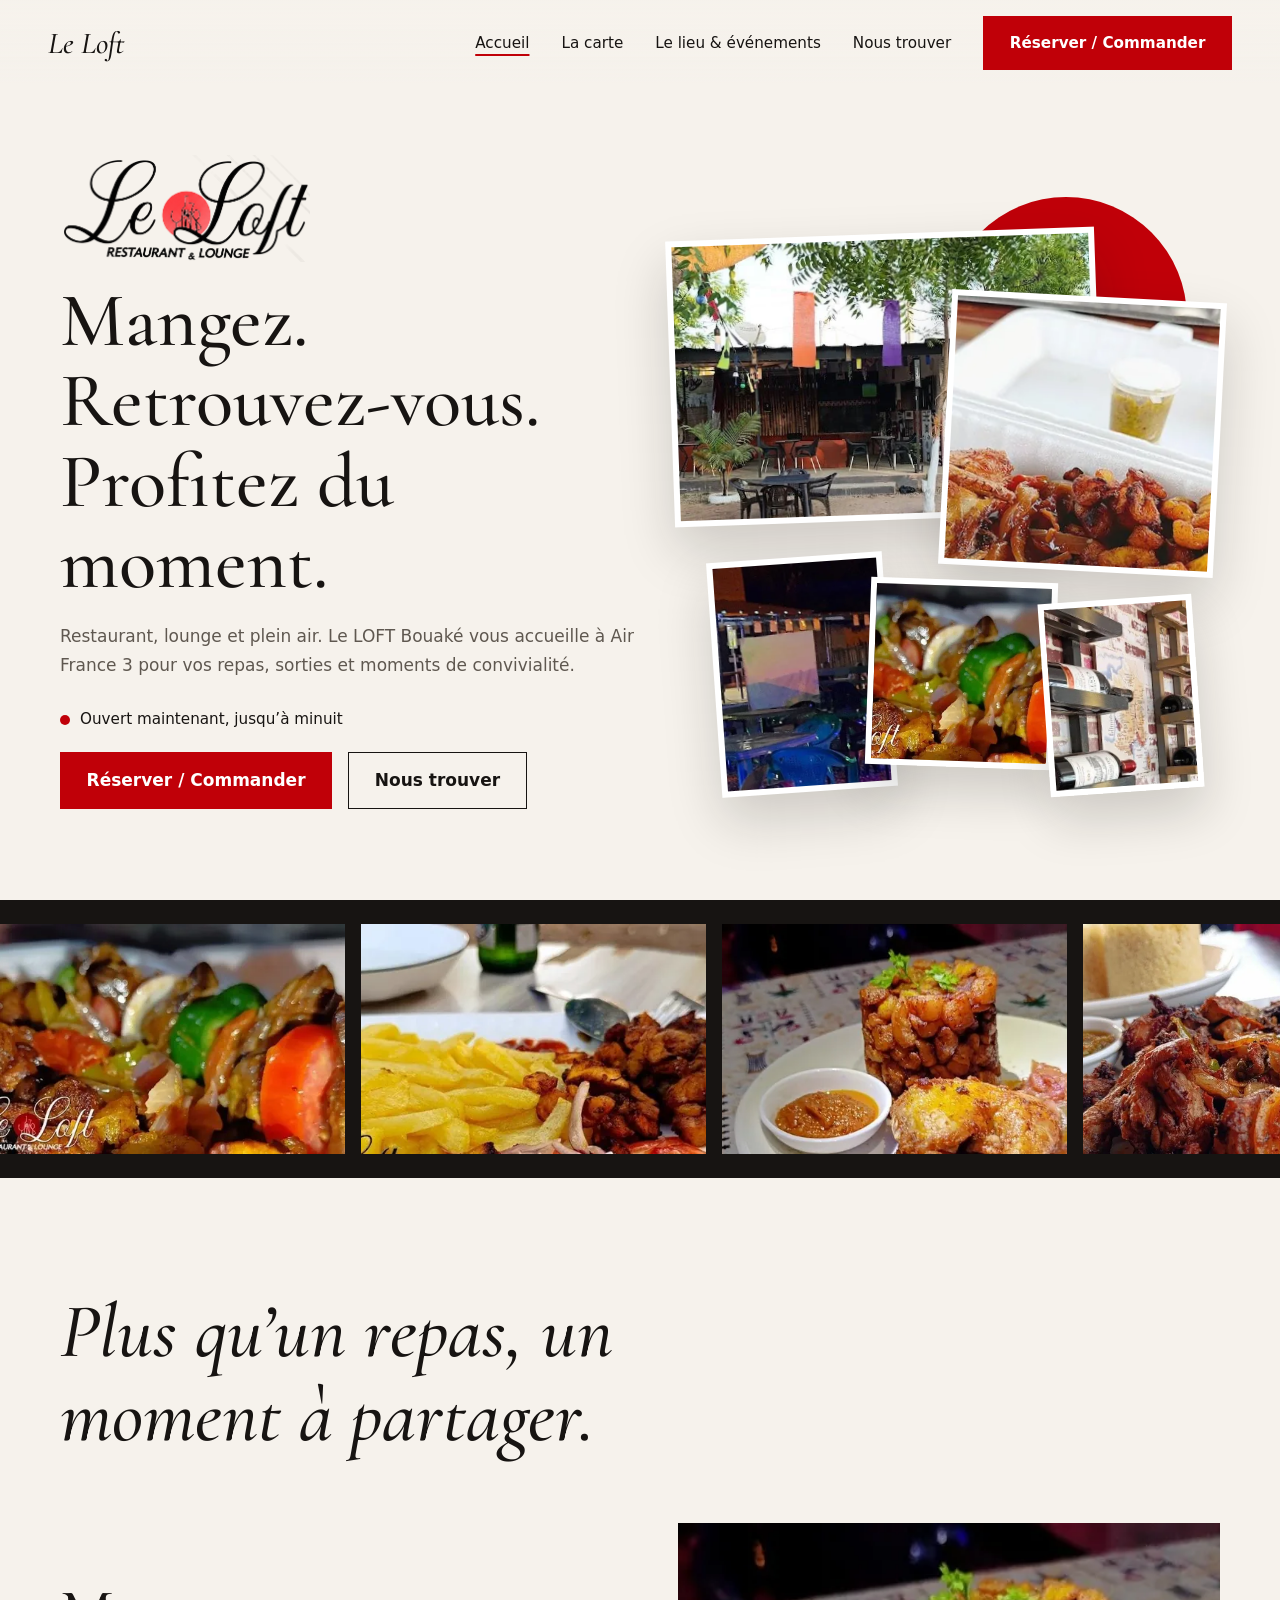
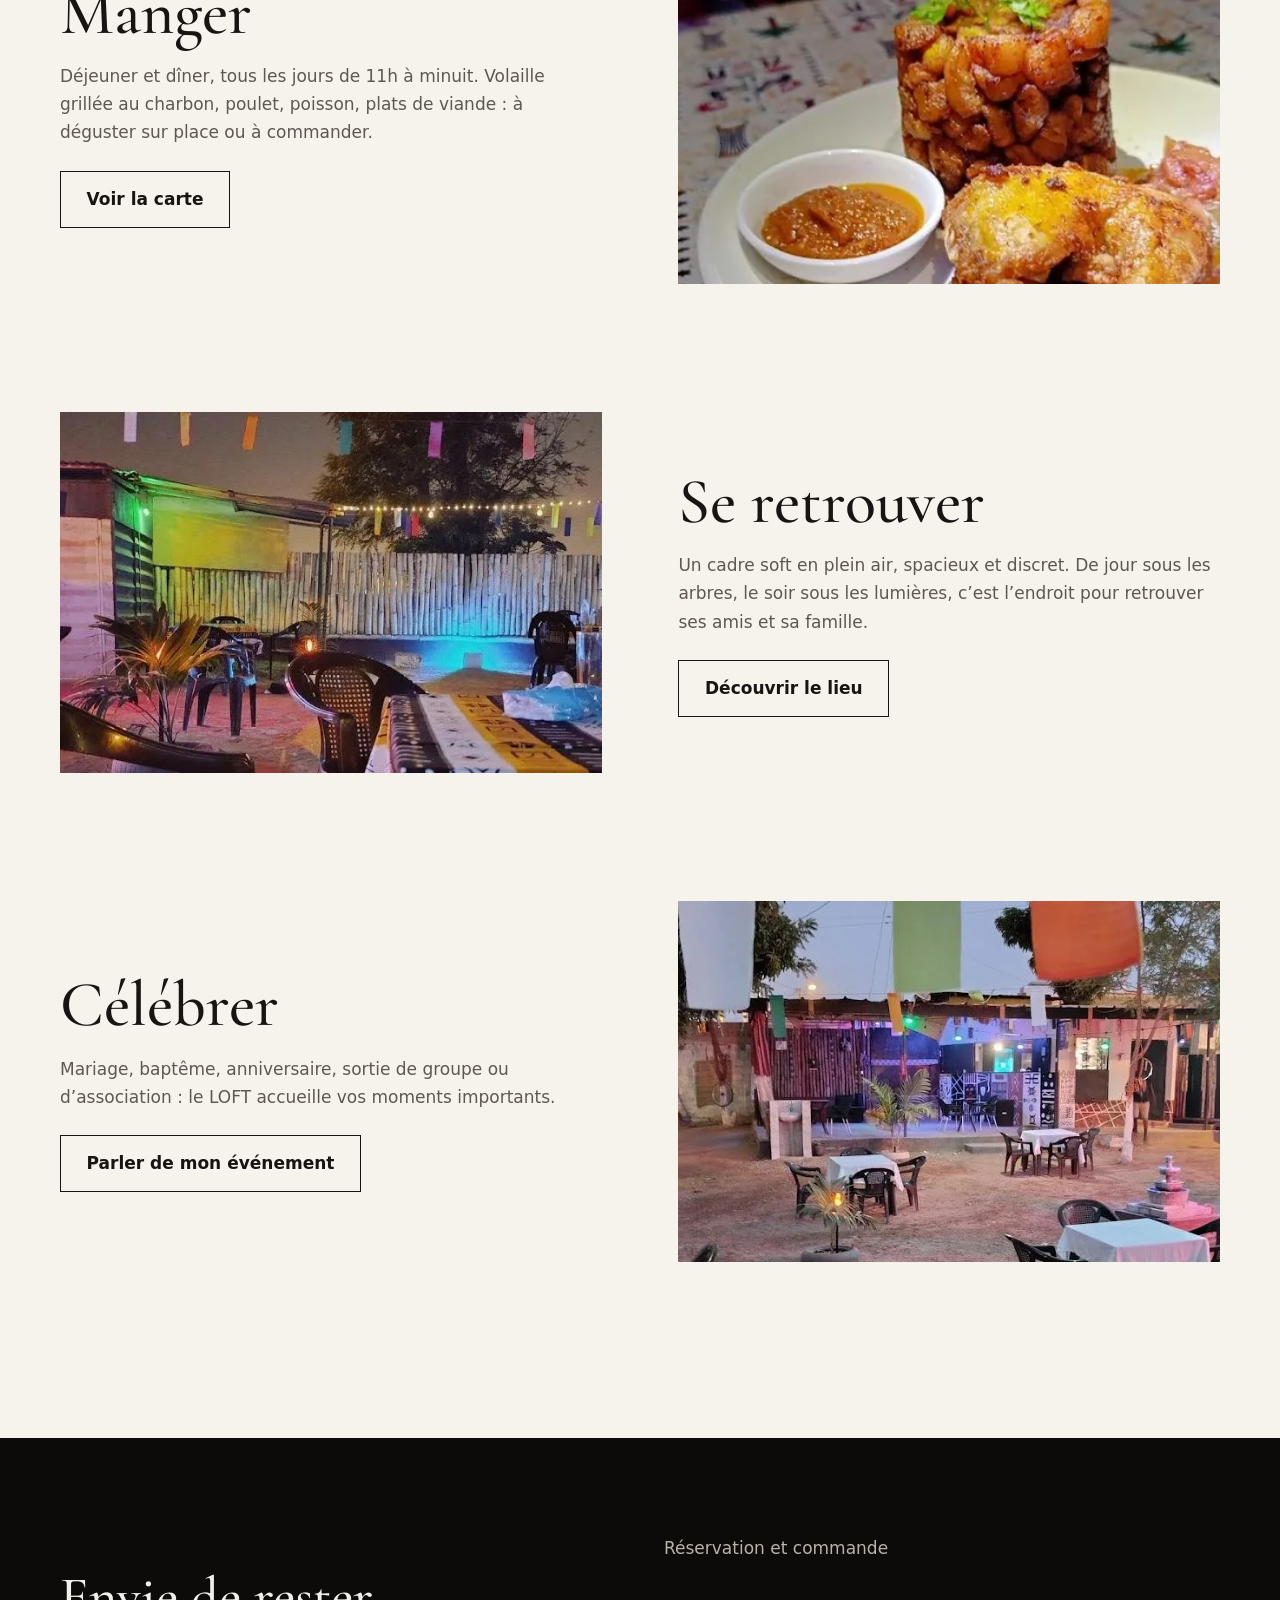
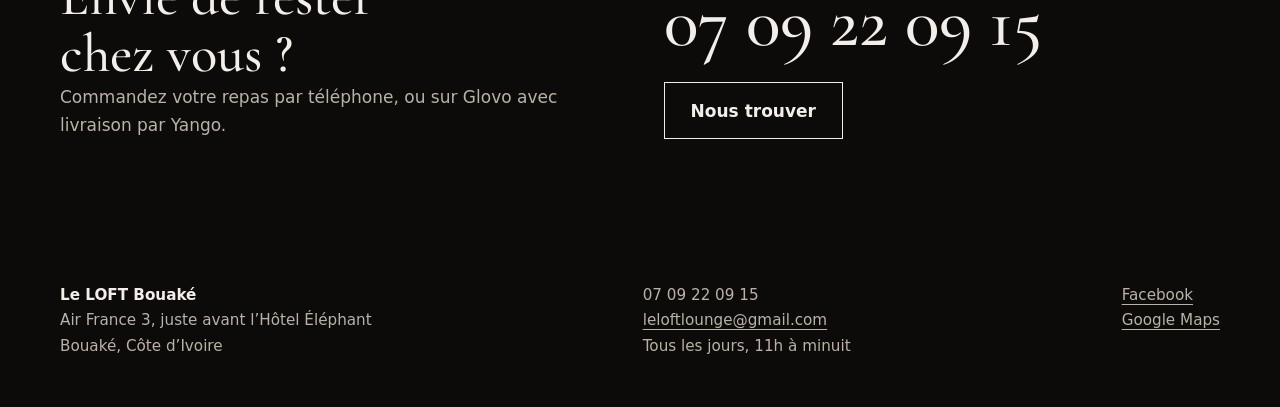
<file: index.html>
<!doctype html><html lang="fr"><head><meta charset="utf-8"><meta name="viewport" content="width=device-width,initial-scale=1"><title>Le LOFT Bouaké – Restaurant & lounge</title><meta name="description" content="Restaurant, lounge et plein air à Air France 3, Bouaké. Réservation et commande au 07 09 22 09 15."><link rel="icon" href="assets/img/favicon.svg"><link rel="stylesheet" href="css/style.css"></head><body><main><section class="hh"><div><img class="lg" src="assets/img/logo-dark.webp" alt="Le Loft, restaurant et lounge"><h1>Mangez. <span style="white-space:nowrap">Retrouvez-vous.</span> Profitez du moment.</h1><p class="k">Restaurant, lounge et plein air. Le LOFT Bouaké vous accueille à Air France 3 pour vos repas, sorties et moments de convivialité.</p><p class="op"></p><div class="row"><a class="btn" href="tel:+2250709220915">Réserver / Commander</a><a class="btn o" href="contact.html">Nous trouver</a></div></div>
<div class="cl"><i></i><img src="assets/img/day-courtyard-1200.webp" alt="La cour du Loft de jour" style="--w:70%;--a:3/2;--l:0;--t:5%;--r:-3deg;--px:50%;--py:60%;--d:.1s"><img src="assets/img/plat-grillades-900.webp" alt="Grillades" style="--w:42%;--a:1;--rt:0;--t:20%;--r:4deg;--px:-90%;--py:40%;--d:.35s"><img src="assets/img/lounge-night-led-1200.webp" alt="Le Loft de nuit" style="--w:32%;--a:3/4;--l:3%;--b:0;--r:-5deg;--px:110%;--py:-60%;--d:.6s"><img src="assets/img/plat-brochettes-900.webp" alt="Brochettes" style="--w:34%;--a:1;--l:36%;--b:4%;--r:2deg;--px:0%;--py:-90%;--d:.85s"><img src="assets/img/wine-wall-1200.webp" alt="Le mur à vin" style="--w:28%;--a:4/5;--rt:4%;--b:0;--r:-4deg;--px:-120%;--py:-70%;--d:1.1s"></div></section>
<div class="mq" aria-label="Plats du Loft"><div>
<img src="assets/img/plat-brochettes-900.webp" alt="Plat du Loft">
<img src="assets/img/plat-calamars-900.webp" alt="Plat du Loft">
<img src="assets/img/plat-poulet-900.webp" alt="Plat du Loft">
<img src="assets/img/plat-poisson-900.webp" alt="Plat du Loft">
<img src="assets/img/plat-grillades-900.webp" alt="Plat du Loft">
<img src="assets/img/plat-riz-900.webp" alt="Plat du Loft">
<img src="assets/img/plat-viande-900.webp" alt="Plat du Loft">
<img src="assets/img/plat-assiette-900.webp" alt="Plat du Loft">
<img src="assets/img/plat-dishes-900.webp" alt="Plat du Loft">
<img src="assets/img/plat-food-900.webp" alt="Plat du Loft">
<img src="assets/img/plat-meals-900.webp" alt="Plat du Loft">
<img src="assets/img/plat-service-900.webp" alt="Plat du Loft">
<img src="assets/img/plat-brochettes-900.webp" alt="Plat du Loft">
<img src="assets/img/plat-calamars-900.webp" alt="Plat du Loft">
<img src="assets/img/plat-poulet-900.webp" alt="Plat du Loft">
<img src="assets/img/plat-poisson-900.webp" alt="Plat du Loft">
<img src="assets/img/plat-grillades-900.webp" alt="Plat du Loft">
<img src="assets/img/plat-riz-900.webp" alt="Plat du Loft">
<img src="assets/img/plat-viande-900.webp" alt="Plat du Loft">
<img src="assets/img/plat-assiette-900.webp" alt="Plat du Loft">
<img src="assets/img/plat-dishes-900.webp" alt="Plat du Loft">
<img src="assets/img/plat-food-900.webp" alt="Plat du Loft">
<img src="assets/img/plat-meals-900.webp" alt="Plat du Loft">
<img src="assets/img/plat-service-900.webp" alt="Plat du Loft">
</div></div>
<section class="w sec"><h2 class="big">Plus qu’un repas, un moment à partager.</h2>
<div class="ex"><div><h3>Manger</h3><p>Déjeuner et dîner, tous les jours de 11h à minuit. Volaille grillée au charbon, poulet, poisson, plats de viande : à déguster sur place ou à commander.</p><a class="btn o" href="la-carte.html">Voir la carte</a></div><div class="z"><img src="assets/img/plat-poulet-900.webp" alt="Plat de poulet"></div></div>
<div class="ex"><div><h3>Se retrouver</h3><p>Un cadre soft en plein air, spacieux et discret. De jour sous les arbres, le soir sous les lumières, c’est l’endroit pour retrouver ses amis et sa famille.</p><a class="btn o" href="le-lieu.html">Découvrir le lieu</a></div><div class="z"><img src="assets/img/lounge-night-lights-1200.webp" alt="Terrasse du Loft le soir"></div></div>
<div class="ex"><div><h3>Célébrer</h3><p>Mariage, baptême, anniversaire, sortie de groupe ou d’association : le LOFT accueille vos moments importants.</p><a class="btn o" href="le-lieu.html">Parler de mon événement</a></div><div class="z"><img src="assets/img/courtyard-pennants-1200.webp" alt="La cour aux fanions"></div></div></section>
<section class="dk"><div class="w cm"><div><h2>Envie de rester chez vous ?</h2><p>Commandez votre repas par téléphone, ou sur Glovo avec livraison par Yango.</p></div><div><p>Réservation et commande</p><a class="t" href="tel:+2250709220915">07 09 22 09 15</a><a class="btn o" href="contact.html">Nous trouver</a></div></div></section>
</main><script src="js/layout.js"></script></body></html>
</file>
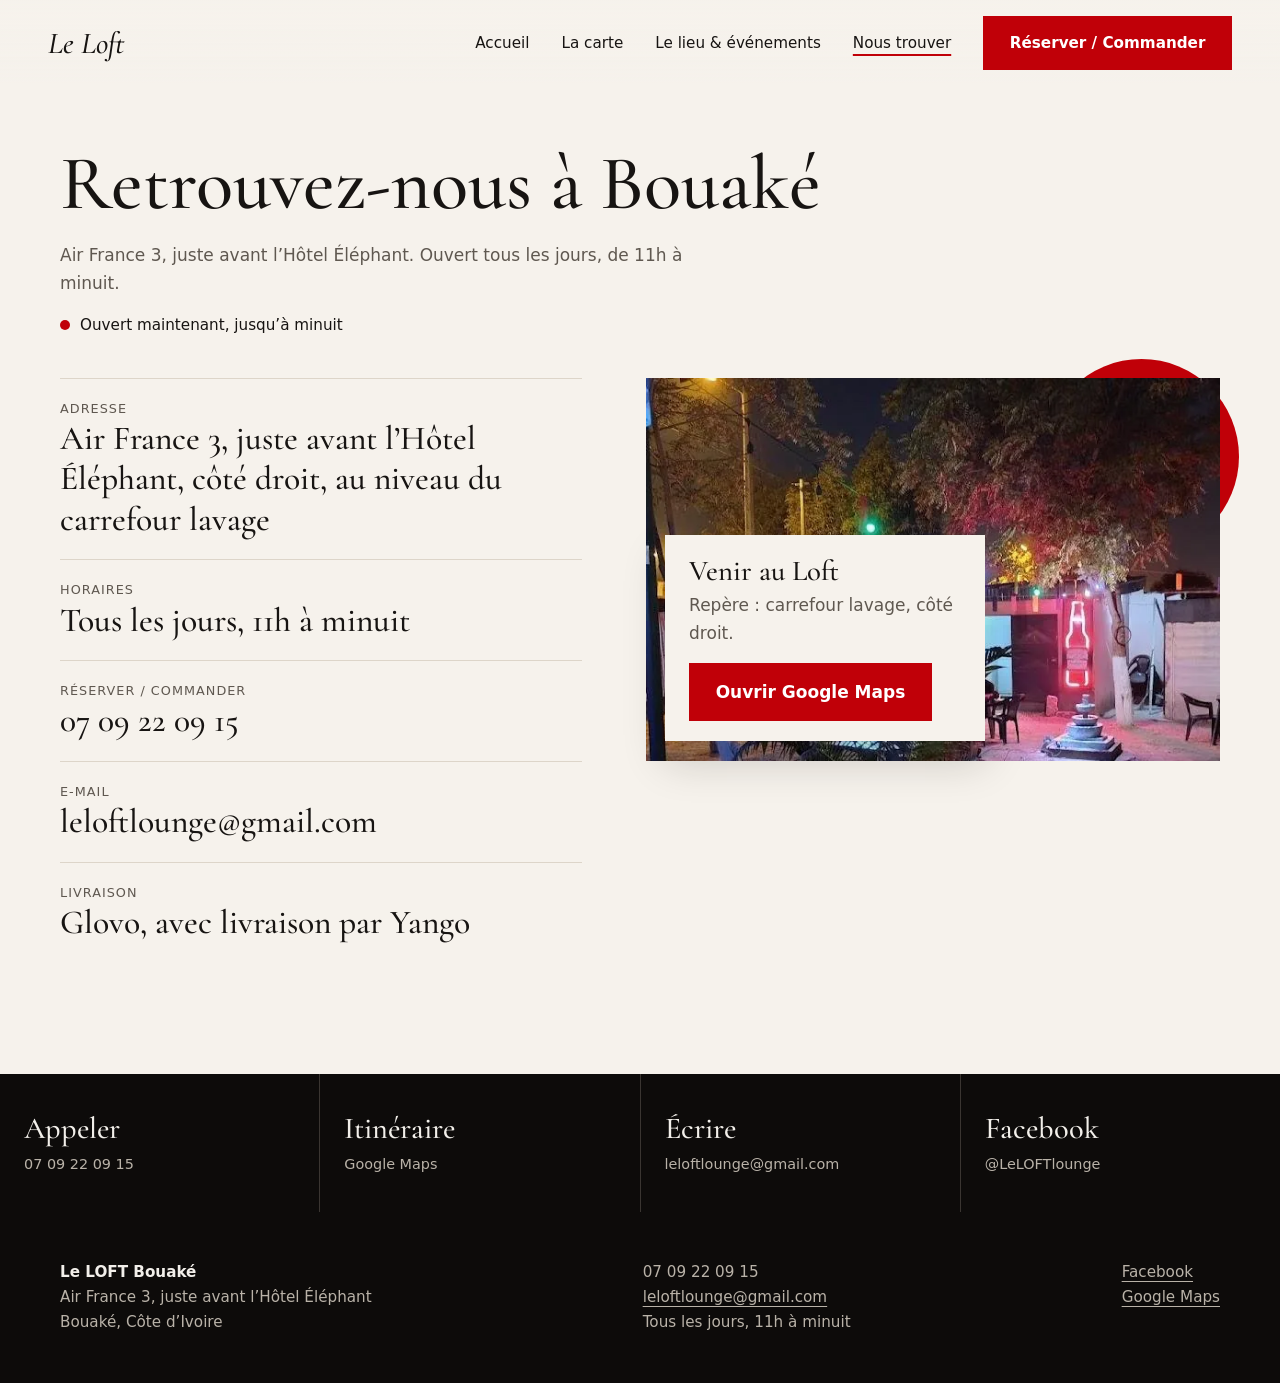
<file: contact.html>
<!doctype html><html lang="fr"><head><meta charset="utf-8"><meta name="viewport" content="width=device-width,initial-scale=1"><title>Nous trouver – Le LOFT Bouaké</title><meta name="description" content="Adresse, horaires, téléphone et commande du LOFT Bouaké."><link rel="icon" href="assets/img/favicon.svg"><link rel="stylesheet" href="css/style.css"></head><body><main><section class="w pg sec"><h1>Retrouvez-nous à Bouaké</h1><p>Air France 3, juste avant l’Hôtel Éléphant. Ouvert tous les jours, de 11h à minuit.</p><p class="op" style="margin-top:1rem"></p>
<div class="ct"><div><div class="ci"><small>Adresse</small><b>Air France 3, juste avant l’Hôtel Éléphant, côté droit, au niveau du carrefour lavage</b></div><div class="ci"><small>Horaires</small><b>Tous les jours, 11h à minuit</b></div><div class="ci"><small>Réserver / commander</small><b>07 09 22 09 15</b></div><div class="ci"><small>E-mail</small><b>leloftlounge@gmail.com</b></div><div class="ci"><small>Livraison</small><b>Glovo, avec livraison par Yango</b></div></div>
<div class="ph"><i></i><div class="z"><img src="assets/img/street-night-1200.webp" alt="L’entrée du Loft la nuit"></div><div class="cd"><h3>Venir au Loft</h3><p>Repère : carrefour lavage, côté droit.</p><a class="btn" href="https://maps.app.goo.gl/EZSDEHaryFbWprZy6" target="_blank" rel="noopener">Ouvrir Google Maps</a></div></div></div></section>
<section class="dk" style="padding:0"><div class="tl"><a href="tel:+2250709220915"><b>Appeler</b><span>07 09 22 09 15</span></a><a href="https://maps.app.goo.gl/EZSDEHaryFbWprZy6" target="_blank" rel="noopener"><b>Itinéraire</b><span>Google Maps</span></a><a href="mailto:leloftlounge@gmail.com"><b>Écrire</b><span>leloftlounge@gmail.com</span></a><a href="https://www.facebook.com/LeLOFTlounge/" target="_blank" rel="noopener"><b>Facebook</b><span>@LeLOFTlounge</span></a></div></section></main><script src="js/layout.js"></script></body></html>
</file>
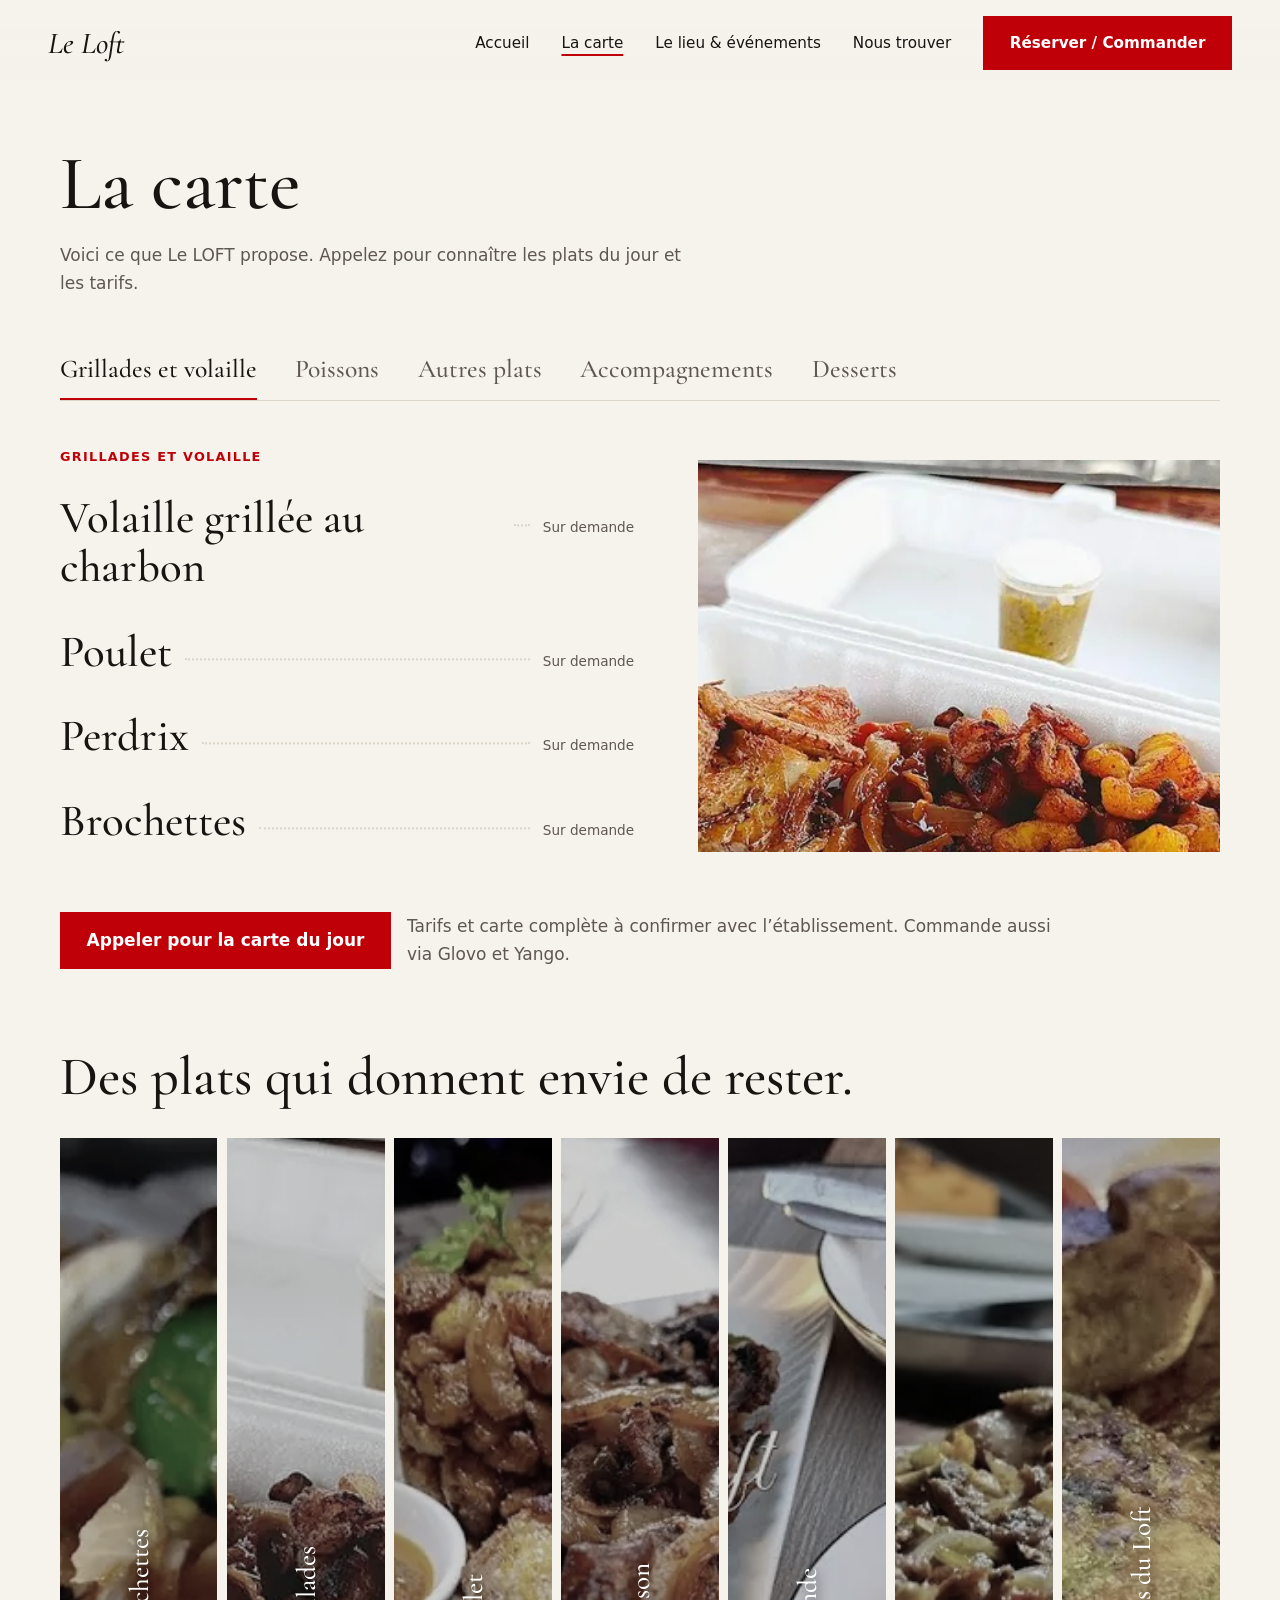
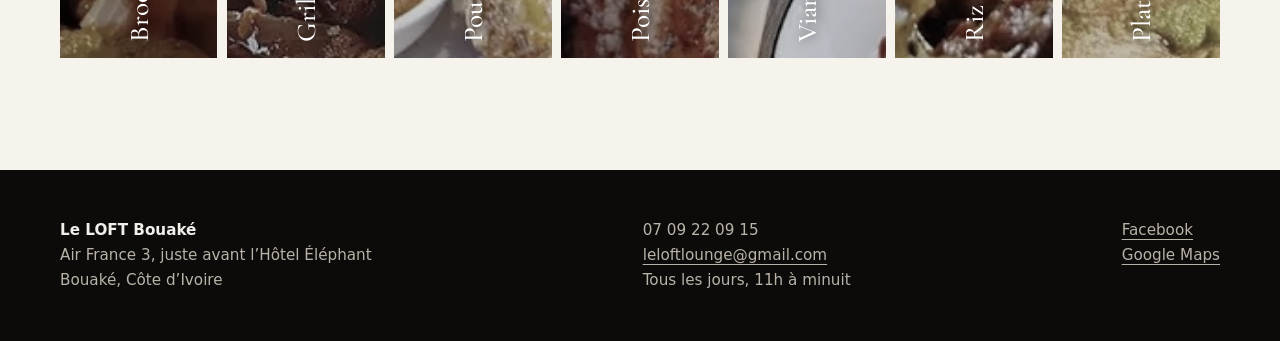
<file: la-carte.html>
<!doctype html><html lang="fr"><head><meta charset="utf-8"><meta name="viewport" content="width=device-width,initial-scale=1"><title>La carte – Le LOFT Bouaké</title><meta name="description" content="Ce que sert Le LOFT Bouaké : grillades, volaille, poisson, accompagnements et desserts."><link rel="icon" href="assets/img/favicon.svg"><link rel="stylesheet" href="css/style.css"></head><body><main><section class="w pg sec"><h1>La carte</h1><p>Voici ce que Le LOFT propose. Appelez pour connaître les plats du jour et les tarifs.</p>
<div class="mn"><div class="mt" role="tablist"><button class="on" data-c="0" role="tab">Grillades et volaille</button><button class="" data-c="1" role="tab">Poissons</button><button class="" data-c="2" role="tab">Autres plats</button><button class="" data-c="3" role="tab">Accompagnements</button><button class="" data-c="4" role="tab">Desserts</button></div><div class="mp on" role="tabpanel"><div><h3>Grillades et volaille</h3><ul><li><span>Volaille grillée au charbon</span><i></i><em>Sur demande</em></li><li><span>Poulet</span><i></i><em>Sur demande</em></li><li><span>Perdrix</span><i></i><em>Sur demande</em></li><li><span>Brochettes</span><i></i><em>Sur demande</em></li></ul></div><figure><img src="assets/img/plat-grillades-900.webp" alt="Grillades"></figure></div><div class="mp" role="tabpanel"><div><h3>Poissons</h3><ul><li><span>Poisson</span><i></i><em>Sur demande</em></li></ul></div><figure><img src="assets/img/plat-poisson-900.webp" alt="Poisson"></figure></div><div class="mp" role="tabpanel"><div><h3>Autres plats</h3><ul><li><span>Lapin en soupe</span><i></i><em>Sur demande</em></li><li><span>Plats de viande</span><i></i><em>Sur demande</em></li></ul></div><figure><img src="assets/img/plat-viande-900.webp" alt="Plat de viande"></figure></div><div class="mp" role="tabpanel"><div><h3>Accompagnements</h3><ul><li><span>Alloco</span><i></i><em>Sur demande</em></li></ul></div><figure><img src="assets/img/plat-dishes-900.webp" alt="Accompagnements"></figure></div><div class="mp" role="tabpanel"><div><h3>Desserts</h3><ul><li><span>Parfait</span><i></i><em>Sur demande</em></li></ul></div><figure class="nf"><b>Parfait</b></figure></div></div><div class="row" style="margin-top:2rem;align-items:center"><a class="btn" href="tel:+2250709220915">Appeler pour la carte du jour</a><p style="margin:0">Tarifs et carte complète à confirmer avec l’établissement. Commande aussi via Glovo et Yango.</p></div>
<h2 style="margin:5rem 0 2rem">Des plats qui donnent envie de rester.</h2><div class="hx">
<figure tabindex="0"><img src="assets/img/plat-brochettes-900.webp" alt="Brochettes"><figcaption>Brochettes</figcaption></figure>
<figure tabindex="0"><img src="assets/img/plat-grillades-900.webp" alt="Grillades"><figcaption>Grillades</figcaption></figure>
<figure tabindex="0"><img src="assets/img/plat-poulet-900.webp" alt="Poulet"><figcaption>Poulet</figcaption></figure>
<figure tabindex="0"><img src="assets/img/plat-poisson-900.webp" alt="Poisson"><figcaption>Poisson</figcaption></figure>
<figure tabindex="0"><img src="assets/img/plat-viande-900.webp" alt="Viande"><figcaption>Viande</figcaption></figure>
<figure tabindex="0"><img src="assets/img/plat-riz-900.webp" alt="Riz"><figcaption>Riz</figcaption></figure>
<figure tabindex="0"><img src="assets/img/plat-dishes-900.webp" alt="Plats du Loft"><figcaption>Plats du Loft</figcaption></figure>
</div></section>
</main><script src="js/layout.js"></script></body></html>
</file>
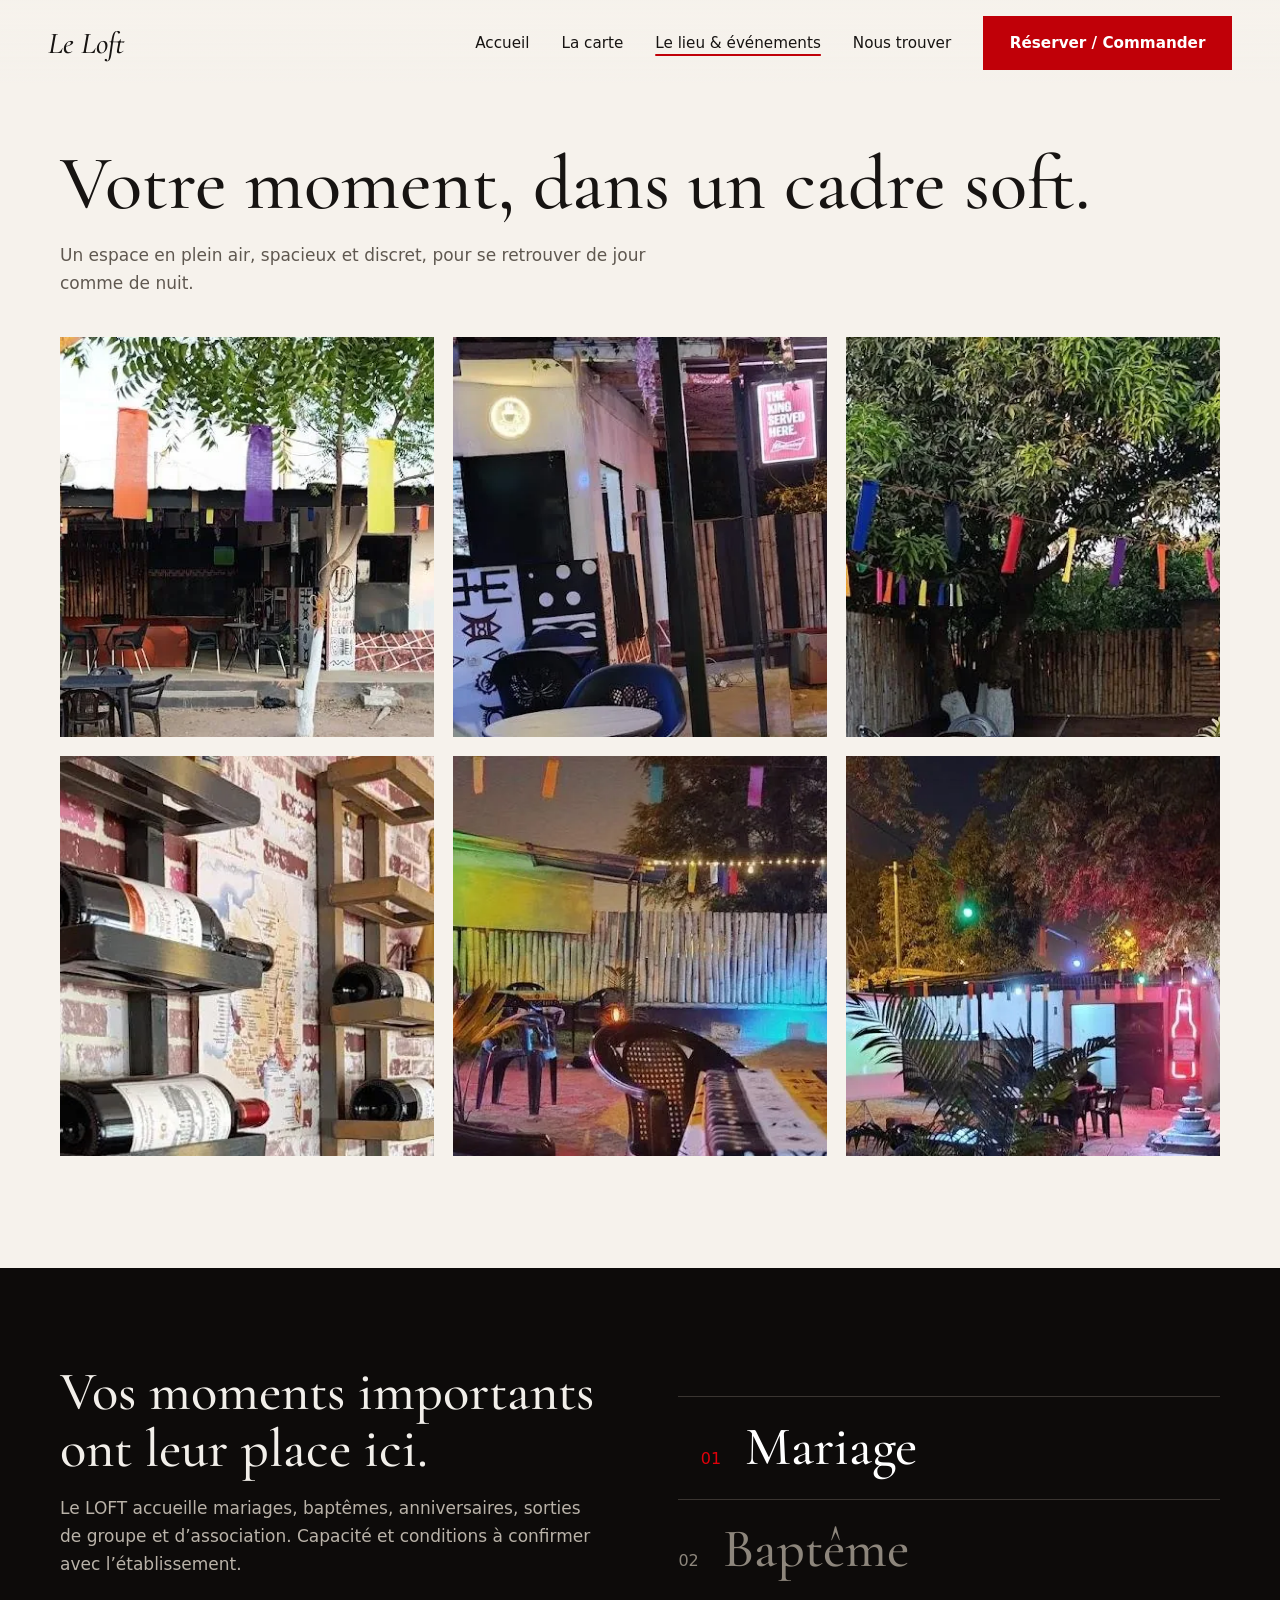
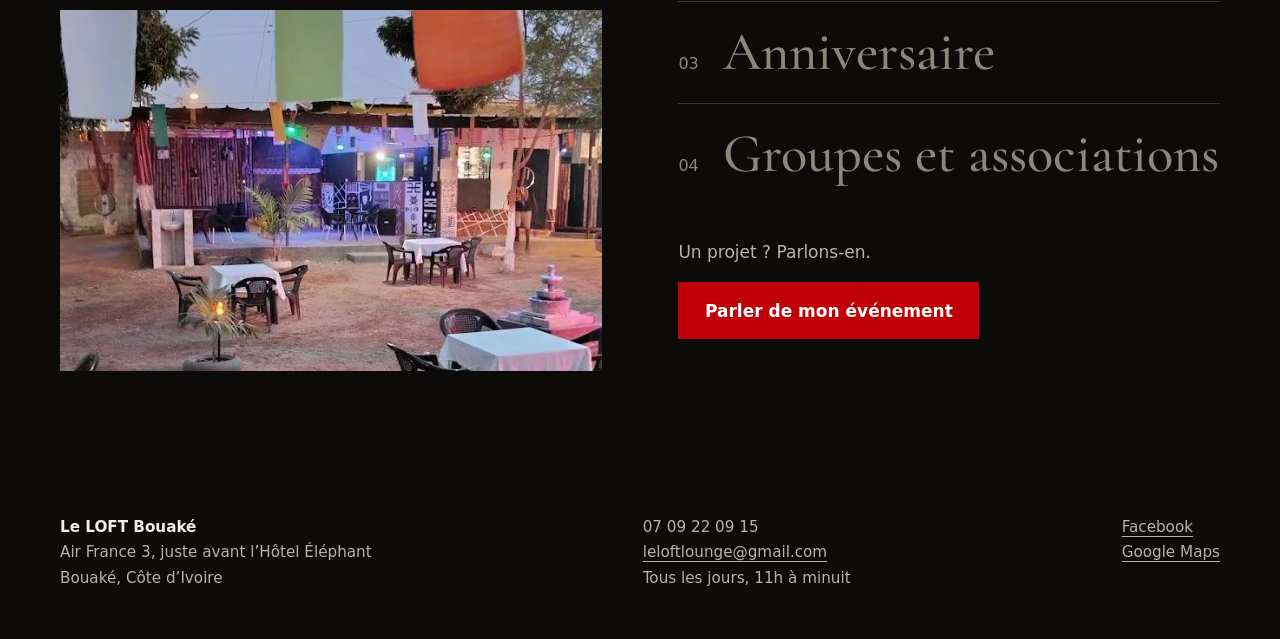
<file: le-lieu.html>
<!doctype html><html lang="fr"><head><meta charset="utf-8"><meta name="viewport" content="width=device-width,initial-scale=1"><title>Le lieu & événements – Le LOFT Bouaké</title><meta name="description" content="Un cadre soft en plein air à Bouaké, et des événements : mariage, baptême, anniversaire, groupes."><link rel="icon" href="assets/img/favicon.svg"><link rel="stylesheet" href="css/style.css"></head><body><main><section class="w pg sec"><h1>Votre moment, dans un cadre soft.</h1><p>Un espace en plein air, spacieux et discret, pour se retrouver de jour comme de nuit.</p><div class="hc"><figure><img src="assets/img/day-courtyard-1200.webp" alt="De jour"><figcaption><h3>De jour</h3><p>La cour, à l’ombre des arbres.</p></figcaption></figure><figure><img src="assets/img/design-night-1200.webp" alt="Le soir"><figcaption><h3>Le soir</h3><p>Le bar et ses murs peints.</p></figcaption></figure><figure><img src="assets/img/hall-night-1200.webp" alt="Sous les fanions"><figcaption><h3>Sous les fanions</h3><p>Un cadre convivial.</p></figcaption></figure><figure><img src="assets/img/wine-wall-1200.webp" alt="À l’intérieur"><figcaption><h3>À l’intérieur</h3><p>Le mur à vin.</p></figcaption></figure><figure><img src="assets/img/lounge-night-lights-1200.webp" alt="Sous les lumières"><figcaption><h3>Sous les lumières</h3><p>La terrasse en soirée.</p></figcaption></figure><figure><img src="assets/img/street-night-1200.webp" alt="À l’entrée"><figcaption><h3>À l’entrée</h3><p>Air France 3, avant l’Hôtel Éléphant.</p></figcaption></figure></div></section><section class="dk"><div class="w evs"><div><h2>Vos moments importants ont leur place ici.</h2><p style="margin-top:1rem">Le LOFT accueille mariages, baptêmes, anniversaires, sorties de groupe et d’association. Capacité et conditions à confirmer avec l’établissement.</p><div class="evi"><img class="on" src="assets/img/courtyard-pennants-1200.webp" alt=""><img class="" src="assets/img/day-courtyard-1200.webp" alt=""><img class="" src="assets/img/lounge-night-lights-1200.webp" alt=""><img class="" src="assets/img/design-led-1200.webp" alt=""></div></div><div><div class="ev"><div class="it on" tabindex="0" data-i="0"><span>01</span>Mariage</div><div class="it" tabindex="0" data-i="1"><span>02</span>Baptême</div><div class="it" tabindex="0" data-i="2"><span>03</span>Anniversaire</div><div class="it" tabindex="0" data-i="3"><span>04</span>Groupes et associations</div></div><p style="margin:2rem 0 1rem">Un projet ? Parlons-en.</p><a class="btn" href="tel:+2250709220915">Parler de mon événement</a></div></div></section></main><script src="js/layout.js"></script></body></html>
</file>
<file: css/style.css>
@font-face{font-family:Cormorant;src:url(../assets/fonts/cormorant-garamond-latin-500-normal.woff2);font-weight:500;font-display:swap}
@font-face{font-family:Cormorant;src:url(../assets/fonts/cormorant-garamond-latin-500-italic.woff2);font-weight:500;font-style:italic;font-display:swap}
:root{--bg:#f6f2ec;--tx:#171412;--mu:#5f5850;--rd:#c00008;--ln:#ddd5c9;--se:Cormorant,Georgia,serif}
*{box-sizing:border-box;margin:0}html{scroll-behavior:smooth}
body{background:var(--bg);color:var(--tx);font:17px/1.65 system-ui,-apple-system,"Segoe UI",sans-serif}
img{display:block;max-width:100%}a{color:inherit}
h1,h2,h3{font-family:var(--se);font-weight:500;line-height:1.05}
h1{font-size:clamp(2.6rem,6vw,4.8rem)}h2{font-size:clamp(2rem,4.5vw,3.4rem)}h3{font-size:1.8rem}
p{max-width:60ch;color:var(--mu)}:focus-visible{outline:2px solid var(--rd);outline-offset:3px}
.w{width:min(1160px,100% - 2.5rem);margin-inline:auto}.sec{padding:clamp(4rem,9vw,7rem) 0}
header{position:fixed;inset:0 0 auto;z-index:20;display:flex;justify-content:space-between;align-items:center;padding:1rem clamp(1.25rem,4vw,3rem);padding-top:max(1rem,env(safe-area-inset-top));background:linear-gradient(var(--bg),#f6f2ec00)}
header .lg{font:italic 1.9rem var(--se);text-decoration:none}
nav.d{display:flex;gap:2rem;align-items:center}nav a{text-decoration:none;font-size:.95rem}
nav a:hover,nav a[aria-current]{text-decoration:underline;text-underline-offset:6px;text-decoration-color:var(--rd);text-decoration-thickness:2px}
.btn{display:inline-block;background:var(--rd);color:#fff;padding:.85rem 1.6rem;text-decoration:none;font-weight:600;border:1px solid var(--rd);transition:background .3s,color .3s}
.btn:hover{background:var(--tx);border-color:var(--tx);text-decoration:none!important}
.btn.o{background:none;color:var(--tx);border-color:var(--tx)}.btn.o:hover{background:var(--tx);color:var(--bg)}
#mb{display:none;background:none;border:0;color:var(--tx);font:inherit;cursor:pointer;padding:.5rem}
#mn{position:fixed;inset:0;z-index:15;background:var(--bg);display:flex;flex-direction:column;justify-content:center;padding:2rem 10vw;gap:1.2rem;clip-path:circle(0 at calc(100% - 3rem) 2rem);transition:clip-path .6s cubic-bezier(.7,0,.2,1);visibility:hidden}
#mn.o{clip-path:circle(150% at calc(100% - 3rem) 2rem);visibility:visible}#mn a{font:2.6rem var(--se);text-decoration:none}
.row{display:flex;gap:1rem;flex-wrap:wrap}
.hh{min-height:100svh;display:grid;grid-template-columns:1.05fr 1fr;align-items:center;gap:2rem;padding:7rem max(1.25rem,calc((100% - 1160px)/2)) 3rem}
.hh h1{max-width:13ch;margin:1.2rem 0}.hh .k{color:var(--mu);margin-bottom:1.8rem}.hh .lg{width:min(250px,60vw)}
.cl{position:relative;height:min(78vh,620px)}
.cl i{position:absolute;right:6%;top:4%;width:44%;aspect-ratio:1;border-radius:50%;background:var(--rd)}
.cl img{position:absolute;object-fit:cover;box-shadow:0 24px 50px #1714122e;animation:fl 7s ease-in-out infinite alternate;border:6px solid #fff}
.cl img:nth-of-type(1){width:78%;aspect-ratio:3/2;left:0;top:10%;rotate:-2deg}.cl img:nth-of-type(2){width:50%;aspect-ratio:1;right:0;bottom:2%;rotate:3deg;animation-delay:-3s}.cl img:nth-of-type(3){width:32%;aspect-ratio:3/4;left:8%;bottom:0;rotate:-4deg;animation-delay:-5s}
@keyframes fl{to{translate:0 -12px}}
.mq{overflow:hidden;padding:1.5rem 0;background:var(--tx)}.mq div{display:flex;gap:1rem;width:max-content;animation:mq 55s linear infinite}.mq:hover div{animation-play-state:paused}
.mq img{height:230px;aspect-ratio:3/2;object-fit:cover;transition:filter .4s,transform .5s}.mq div:hover img{filter:grayscale(1) brightness(.55)}.mq div img:hover{filter:none;transform:scale(1.04)}
@keyframes mq{to{translate:-50%}}
.ex{display:grid;grid-template-columns:1fr 1fr;gap:clamp(2rem,6vw,6rem);align-items:center;padding:clamp(2rem,5vw,4rem) 0}.ex:nth-of-type(even) .z{order:-1}
.z{overflow:hidden}.z img{width:100%;aspect-ratio:3/2;object-fit:cover;transition:transform .9s cubic-bezier(.2,.7,.2,1)}.z:hover img{transform:scale(1.07)}
.ex h3{font-size:clamp(2.4rem,5vw,4rem)}.ex p{margin:1rem 0 1.5rem}.big{font:italic clamp(2.2rem,6vw,5rem)/1.1 var(--se);max-width:20ch}
.dk{background:#0d0b0a;color:#f2efea;padding:clamp(4rem,8vw,6rem) 0}.dk p{color:#b9b2a8}.dk .btn.o{color:#f2efea;border-color:#f2efea}.dk .btn.o:hover{background:#f2efea;color:#0d0b0a}
.cm{display:grid;grid-template-columns:1fr 1fr;gap:3rem;align-items:end}.cm h2{text-wrap:balance}
.cm a.t{font:clamp(2.4rem,6vw,4.5rem) var(--se);text-decoration:none;display:block;margin:1rem 0}
.pg{padding-top:9rem}.pg h1{margin-bottom:1rem}
.lst{margin-top:2.5rem}.lst>div{display:grid;grid-template-columns:1fr 2fr;gap:2rem;padding:1.6rem 0;border-top:1px solid var(--ln)}.lst ul{list-style:none;padding:0;color:var(--mu)}
.note{border-left:3px solid var(--rd);padding:.5rem 1.2rem;margin-top:2.5rem;color:var(--tx)}
.hx{display:flex;gap:.6rem;height:min(64vh,520px)}
.hx figure{flex:1;position:relative;overflow:hidden;cursor:pointer;transition:flex .7s cubic-bezier(.2,.7,.2,1)}
.hx figure:hover,.hx figure:focus{flex:6}
.hx img{position:absolute;inset:0;width:100%;height:100%;object-fit:cover;filter:grayscale(.6) brightness(.8);transition:filter .5s,scale .9s;scale:1.1}.hx figure:hover img,.hx figure:focus img{filter:none;scale:1}
.hx figcaption{position:absolute;left:1rem;bottom:1rem;color:#fff;font:1.7rem var(--se);text-shadow:0 2px 12px #000a;white-space:nowrap}
.hx figure:not(:hover):not(:focus) figcaption{writing-mode:vertical-rl;rotate:180deg;left:50%;translate:-50% 0;bottom:1rem}
.hc{display:grid;grid-template-columns:repeat(3,1fr);gap:1.2rem;margin-top:2.5rem}
.hc figure{position:relative;height:400px;overflow:hidden;background:#fff}
.hc img{width:100%;height:100%;object-fit:cover;transition:height .6s cubic-bezier(.2,.7,.2,1)}.hc figure:hover img{height:62%}
.hc figcaption{position:absolute;inset:auto 0 0;padding:1.2rem;height:38%;background:#fff;translate:0 100%;transition:translate .6s cubic-bezier(.2,.7,.2,1)}.hc figure:hover figcaption{translate:0}
.hc h3{font-size:1.6rem}.hc p{font-size:.95rem}
.ev a{display:flex;justify-content:space-between;align-items:baseline;padding:1.2rem 0;border-top:1px solid #3a3531;text-decoration:none;font:clamp(1.8rem,4vw,3rem) var(--se);position:relative;transition:padding .4s,color .3s}.ev a:hover{padding-left:1.5rem;color:#fff}.ev a:hover span{color:#e0000a}.ev span{font:1rem system-ui;color:#8d867c}
.inf{display:grid;grid-template-columns:1fr 1fr;gap:3rem;margin-top:2.5rem}.inf dt{color:var(--mu);font-size:.9rem;margin-top:1.4rem}.inf dd{font:1.6rem var(--se)}
footer{background:#0d0b0a;padding:3rem 0;color:#b9b2a8;font-size:.95rem}footer .w{display:flex;justify-content:space-between;gap:2rem;flex-wrap:wrap}footer a{text-decoration:underline;text-underline-offset:4px}
@media(max-width:820px){nav.d{display:none}#mb{display:block}.hh,.ex,.cm,.lst>div,.inf{grid-template-columns:1fr}.ex:nth-of-type(even) .z{order:0}.cl{height:380px}.mq img{height:150px}.hx{flex-direction:column;height:auto}.hx figure{flex:none;height:64px}.hx figure:hover,.hx figure:focus{height:300px}.hx figure:not(:hover):not(:focus) figcaption{writing-mode:horizontal-tb;rotate:0deg;left:1rem;translate:0}.hc{grid-template-columns:1fr}}
@media(prefers-reduced-motion:reduce){*{animation:none!important;transition:none!important}html{scroll-behavior:auto}}

.cl i{animation:pop .8s cubic-bezier(.2,.8,.2,1) both}@keyframes pop{from{scale:0;opacity:0}}
.cl img{animation:deal 1.2s cubic-bezier(.2,.8,.2,1) var(--d,0s) both,fl 7s ease-in-out calc(var(--d,0s) + 1.3s) infinite alternate;rotate:var(--r);width:var(--w);aspect-ratio:var(--a);left:var(--l,auto);right:var(--rt,auto);top:var(--t,auto);bottom:var(--b,auto)}
@keyframes deal{0%{transform:translate(var(--px),var(--py)) rotate(0) scale(.7);opacity:0}12%{opacity:1}35%{transform:translate(calc(var(--px)*.5 - 40%),calc(var(--py)*.5 - 15%)) rotate(-16deg) scale(1.04)}65%{transform:translate(calc(var(--px)*.15 + 14%),calc(var(--py)*.15)) rotate(9deg) scale(1.02)}100%{transform:none;opacity:1}}
.evs{display:grid;grid-template-columns:1fr 1fr;gap:clamp(2rem,6vw,6rem);align-items:center}
.evi{position:relative;aspect-ratio:3/2;margin-top:2rem}.evi img{position:absolute;inset:0;width:100%;height:100%;object-fit:cover;opacity:0;scale:1.06;transition:opacity .6s,scale 1s}.evi img.on{opacity:1;scale:1}
.ev .it{display:flex;gap:1.5rem;align-items:baseline;padding:1.3rem 0;border-top:1px solid #3a3531;font:clamp(2rem,4.5vw,3.4rem)/1.1 var(--se);cursor:default;transition:padding .4s,color .3s;color:#8d867c}
.ev .it span{font:1rem system-ui;color:#8d867c;transition:color .3s}.ev .it:hover,.ev .it:focus,.ev .it.on{padding-left:1.4rem;color:#fff;outline:0}.ev .it:hover span,.ev .it:focus span,.ev .it.on span{color:#e0000a}
.ct{display:grid;grid-template-columns:1fr 1.1fr;gap:clamp(2rem,5vw,5rem);margin-top:2.5rem;align-items:start}
.ci{border-top:1px solid var(--ln);padding:1.2rem 0}.ci small{display:block;color:var(--mu);font-size:.8rem;letter-spacing:.08em;text-transform:uppercase}.ci b{display:block;font:500 clamp(1.5rem,3vw,2.1rem)/1.2 var(--se)}
.ph{position:relative}.ph .z img{aspect-ratio:3/2}.ph i{position:absolute;right:-1.2rem;top:-1.2rem;width:34%;aspect-ratio:1;border-radius:50%;background:var(--rd);z-index:-1}
.ph .cd{position:absolute;left:1.2rem;bottom:1.2rem;background:var(--bg);padding:1.3rem 1.5rem;box-shadow:0 20px 40px #17141230;max-width:20rem}.ph .cd p{margin:.3rem 0 1rem}
.tl{display:grid;grid-template-columns:repeat(4,1fr);gap:1px;background:#3a3531;margin-top:0}.tl a{background:#0d0b0a;padding:2.2rem 1.5rem;text-decoration:none;display:grid;gap:.4rem;transition:background .35s}.tl a:hover,.tl a:focus-visible{background:var(--rd)}.tl b{font:500 1.9rem var(--se)}.tl span{color:#b9b2a8;font-size:.9rem;transition:color .3s}.tl a:hover span{color:#fff}
@media(max-width:820px){.evs,.ct{grid-template-columns:1fr}.tl{grid-template-columns:1fr 1fr}.cl img:nth-of-type(n+4){display:none}.ph .cd{position:static;margin-top:1rem;max-width:none}.ph i{display:none}
.hx{flex-direction:row;overflow-x:auto;scroll-snap-type:x mandatory;height:auto;gap:.8rem;padding-bottom:.6rem}
.hx figure,.hx figure:hover,.hx figure:focus{flex:0 0 78vw;height:320px;scroll-snap-align:center;transition:none}
.hx img,.hx figure:hover img,.hx figure:focus img{filter:none;scale:1;transition:none}
.hx figcaption,.hx figure:not(:hover):not(:focus) figcaption{writing-mode:horizontal-tb;rotate:0deg;left:1rem;bottom:1rem;translate:0}}
@media(hover:none){.hc figure img{height:62%}.hc figcaption{translate:0}}

.op{display:flex;align-items:center;gap:.6rem;font-size:.95rem;margin-bottom:1.2rem;color:var(--tx)}.op i{width:.65rem;height:.65rem;border-radius:50%;background:var(--rd);animation:bl 1.6s ease-in-out infinite}.op.c i{background:#9a948b;animation:none}@keyframes bl{50%{box-shadow:0 0 0 .45rem #c0000822}}
.cb{display:none}
@media(max-width:820px){.cb{display:block;position:fixed;inset:auto 0 0;z-index:18;background:var(--rd);color:#fff;text-align:center;font-weight:600;text-decoration:none;padding:.95rem 1rem calc(.95rem + env(safe-area-inset-bottom))}#mn.o + .cb{display:none}footer{padding-bottom:6rem}}
@media(max-width:820px){
main,footer{text-align:center}
.hh{justify-items:center;padding-top:6.5rem}.hh .lg{margin-inline:auto}.hh h1{max-width:none;margin-inline:auto}.hh .k{margin-inline:auto}
.op{justify-content:center}.row{justify-content:center}.hh .row{flex-direction:column;width:100%;max-width:340px}.hh .btn{text-align:center}
.cl{width:min(100%,420px);margin:1rem auto 0}
.big,.ex h3,.ex p,.pg p,.pg h1,.dk p,.dk h2{margin-inline:auto}.big{max-width:16ch}
.ex{gap:1.5rem}.ex .btn,.cm .btn{margin-inline:auto}
.cm{gap:2rem}.cm a.t{margin-inline:auto}
.lst>div{gap:.4rem}.lst ul{margin-top:.2rem}
.note{text-align:left}
.ev .it{justify-content:center}.evs>div:first-child .evi{margin-inline:auto}
.ci{text-align:center}.ph .cd{text-align:center}
.hc figcaption,.hc h3,.hc p{text-align:left}
.hx figcaption{text-align:left}
.hx figure:after{content:"";position:absolute;inset:0 0 auto;height:35%;background:linear-gradient(#000a,#0000);pointer-events:none}
.hx figcaption,.hx figure:not(:hover):not(:focus) figcaption{top:1rem;bottom:auto;z-index:1}
footer .w{flex-direction:column;align-items:center;gap:1.5rem}
.tl a{text-align:center}
}
@media(max-width:820px){.ex{gap:2rem}.cm p{margin-top:.8rem}}

.mn{margin-top:2.5rem}.mt{display:flex;gap:clamp(1.2rem,3vw,2.5rem);overflow-x:auto;border-bottom:1px solid var(--ln);scrollbar-width:none}.mt::-webkit-scrollbar{display:none}
.mt button{background:none;border:0;font:1.6rem var(--se);color:var(--mu);padding:1rem 0;cursor:pointer;white-space:nowrap;position:relative;transition:color .3s}
.mt button:after{content:"";position:absolute;inset:auto 0 -1px;height:3px;background:var(--rd);scale:0 1;transition:scale .4s cubic-bezier(.2,.7,.2,1);transform-origin:left}.mt button:hover{color:var(--tx)}.mt button.on{color:var(--tx)}.mt button.on:after{scale:1}
.mp{display:none;grid-template-columns:1.1fr 1fr;gap:clamp(2rem,5vw,5rem);padding:3rem 0 1rem;align-items:center}.mp.on{display:grid;animation:fi .6s cubic-bezier(.2,.7,.2,1)}@keyframes fi{from{opacity:0;translate:0 16px}}
.mp h3{font:600 .8rem system-ui;letter-spacing:.1em;text-transform:uppercase;color:var(--rd);margin-bottom:.8rem}
.mp ul{list-style:none;padding:0}.mp li{display:flex;align-items:baseline;gap:.8rem;padding:1.1rem 0;font:clamp(1.9rem,3.6vw,2.8rem)/1.1 var(--se);transition:padding .4s}.mp li:hover{padding-left:1rem}
.mp li i{flex:1;border-bottom:2px dotted var(--ln);translate:0 -.35rem;min-width:1rem}.mp li em{font:.85rem system-ui;color:var(--mu);font-style:normal;white-space:nowrap}
.mp figure{position:relative;aspect-ratio:4/3;overflow:hidden;background:#0d0b0a}.mp figure img{width:100%;height:100%;object-fit:cover;transition:transform .9s cubic-bezier(.2,.7,.2,1)}.mp figure:hover img{transform:scale(1.06)}
.mp .nf{display:grid;place-items:center;background:radial-gradient(circle at 50% 50%,var(--rd) 0 28%,#0d0b0a 29%)}.mp .nf b{font:italic 500 clamp(2.4rem,5vw,3.6rem) var(--se);color:#fff}
@media(max-width:820px){.mt{justify-content:flex-start}.mp.on{grid-template-columns:1fr;padding-top:2rem}.mp figure{order:-1}.mp li{justify-content:center;font-size:1.9rem}.mp li i,.mp li em{display:none}.mp h3{text-align:center}}
</file>
